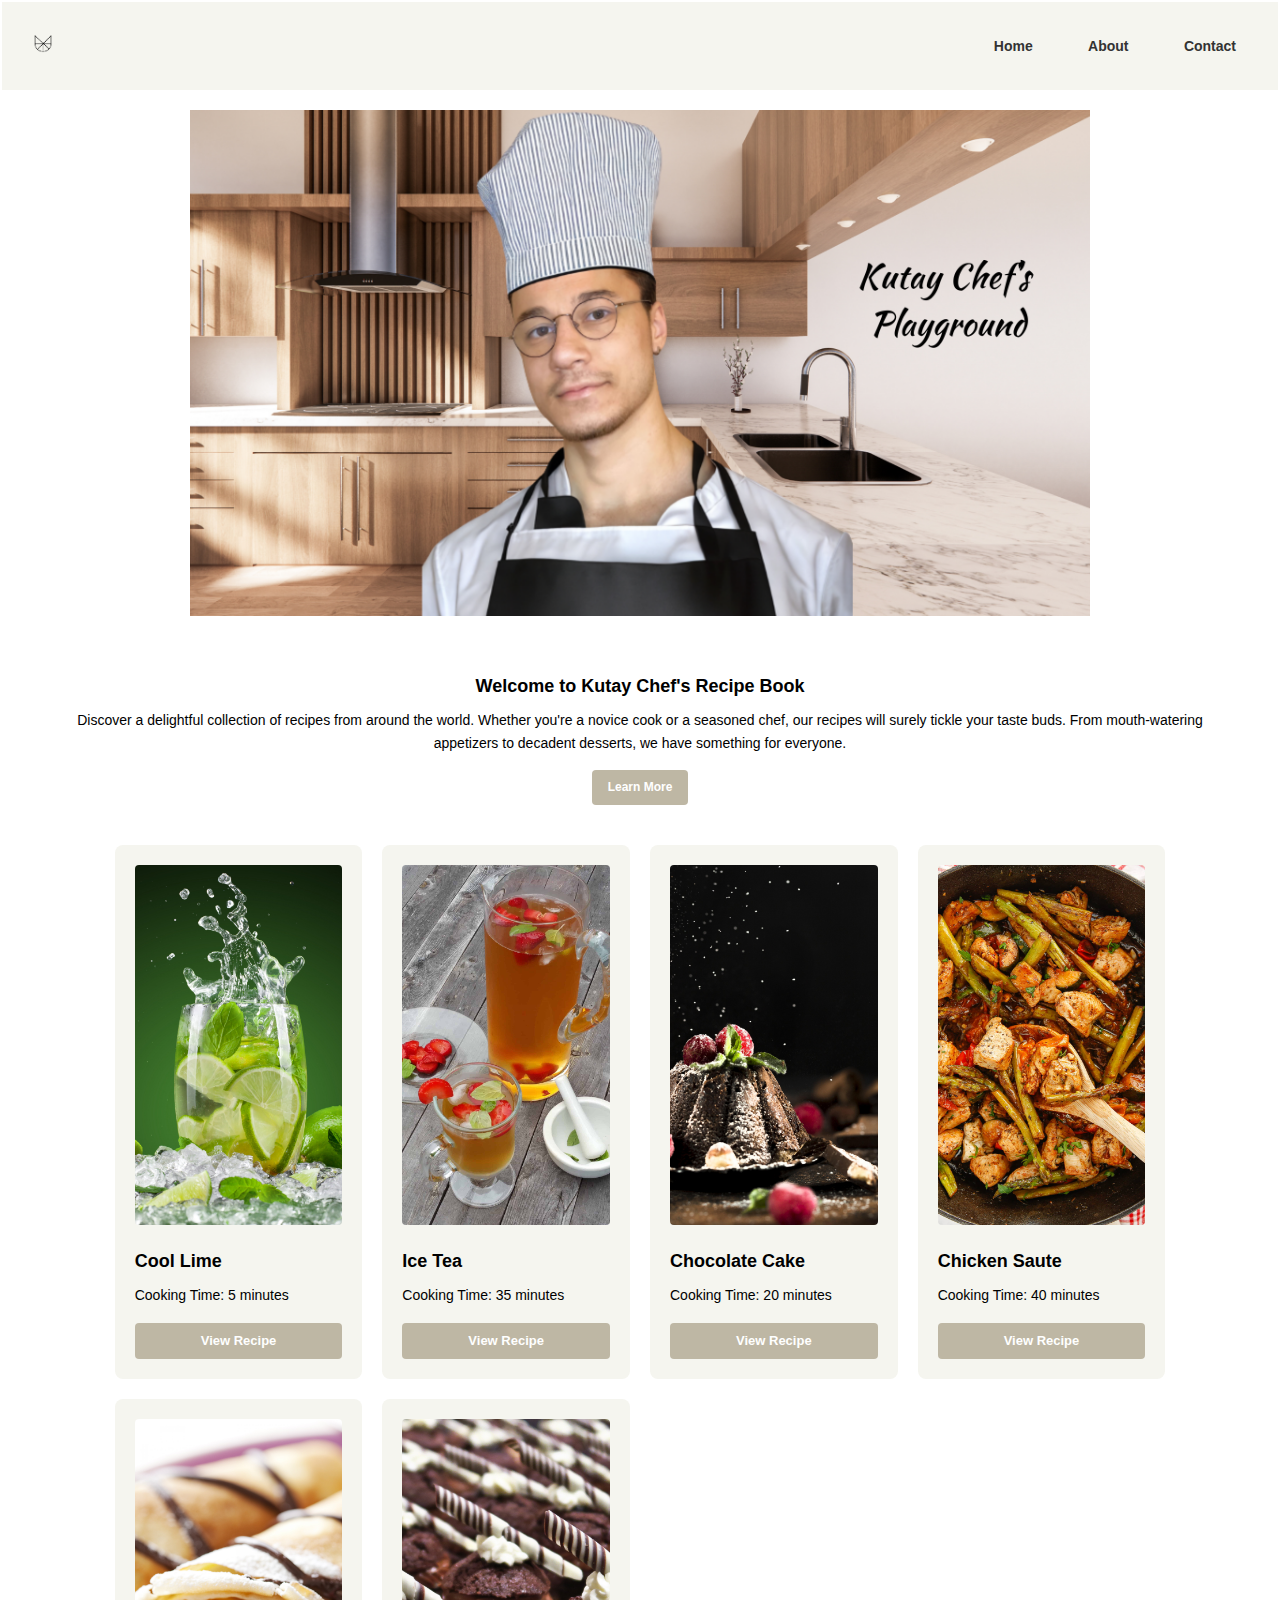
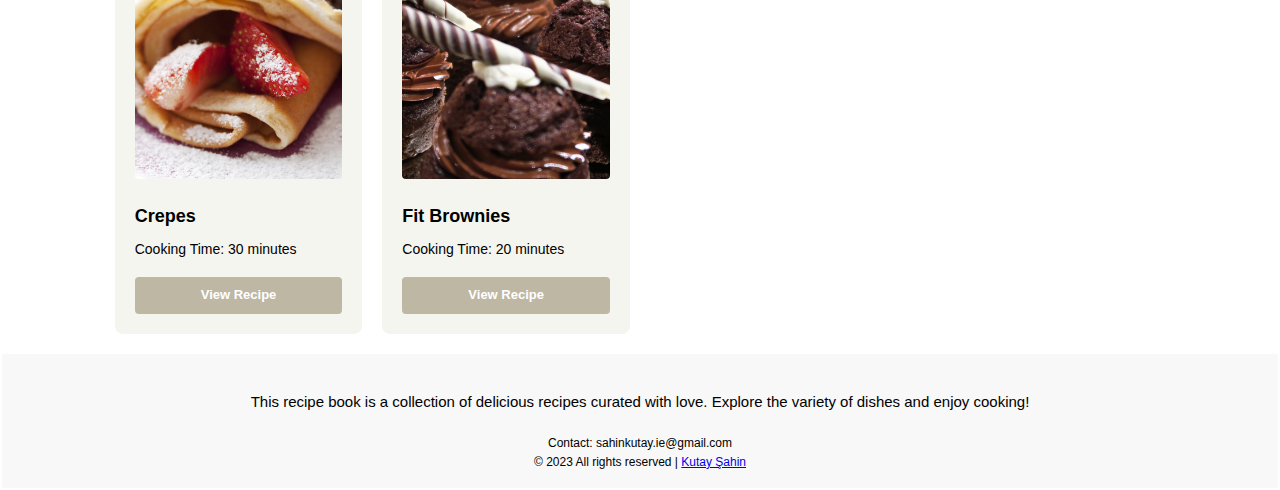
<file: index.html>
<!DOCTYPE html>
<html lang="en">
  <head>
    <meta charset="UTF-8" />
    <meta name="viewport" content="width=device-width, initial-scale=1.0" />
    <title>Home - Kutay Chef's Recipe Book</title>
    <link rel="stylesheet" href="style.css" />
    <link rel="icon" href="images/logo.png" />
  </head>

  <body>
    <header>
      <nav>
        <div class="logo">
          <img src="images/logo.png" alt="Logo" />
        </div>
        <div class="nav-links">
          <a href="#home">Home</a>
          <a href="about.html">About</a>
          <a href="contact.html">Contact</a>
        </div>
      </nav>
    </header>

    <main>
      <div class="welcome-image">
        <img src="images/main-bg.png" alt="Welcome Image" />
      </div>
      <div class="text-section">
        <h2>Welcome to Kutay Chef's Recipe Book</h2>
        <p>
          Discover a delightful collection of recipes from around the world.
          Whether you're a novice cook or a seasoned chef, our recipes will
          surely tickle your taste buds. From mouth-watering appetizers to
          decadent desserts, we have something for everyone.
        </p>
        <a href="about.html" class="learn-more-link">Learn More</a>
      </div>
      <section class="recipe-grid">
        <div class="recipe-card">
          <img src="images/cool-lime.jpg" alt="Cool Lime" />
          <h2>Cool Lime</h2>
          <p>Cooking Time: 5 minutes</p>
          <a href="recipes/recipe1.html" class="view-recipe-btn">View Recipe</a>
        </div>
        <div class="recipe-card">
          <img src="images/ice-tea.jpeg" alt="Iced Tea" />
          <h2>Ice Tea</h2>
          <p>Cooking Time: 35 minutes</p>
          <a href="recipes/recipe2.html" class="view-recipe-btn">View Recipe</a>
        </div>
        <div class="recipe-card">
          <img src="images/choco-cake-food.jpg" alt="Chocolate Cake" />
          <h2>Chocolate Cake</h2>
          <p>Cooking Time: 20 minutes</p>
          <a href="recipes/recipe3.html" class="view-recipe-btn">View Recipe</a>
        </div>
        <div class="recipe-card">
          <img src="images/chicken-saute.jpeg" alt="Chicken Saute" />
          <h2>Chicken Saute</h2>
          <p>Cooking Time: 40 minutes</p>
          <a href="recipes/recipe4.html" class="view-recipe-btn">View Recipe</a>
        </div>
        <div class="recipe-card">
          <img src="images/crepes.jpg" alt="Crepes" />
          <h2>Crepes</h2>
          <p>Cooking Time: 30 minutes</p>
          <a href="recipes/recipe5.html" class="view-recipe-btn">View Recipe</a>
        </div>
        <div class="recipe-card">
          <img src="images/brownies.jpeg" alt="Fit Brownies" />
          <h2>Fit Brownies</h2>
          <p>Cooking Time: 20 minutes</p>
          <a href="recipes/recipe6.html" class="view-recipe-btn">View Recipe</a>
        </div>
      </section>
    </main>

    <footer>
      <div class="about-section">
        <p>
          This recipe book is a collection of delicious recipes curated with
          love. Explore the variety of dishes and enjoy cooking!
        </p>
      </div>
      <div class="contact-info">
        <p>Contact: sahinkutay.ie@gmail.com</p>
      </div>
      <div class="copyright">
        <p>
          © 2023 All rights reserved |
          <a href="https://www.linkedin.com/in/kutaysahin/">Kutay Şahin</a>
        </p>
      </div>
    </footer>
  </body>
</html>
</file>
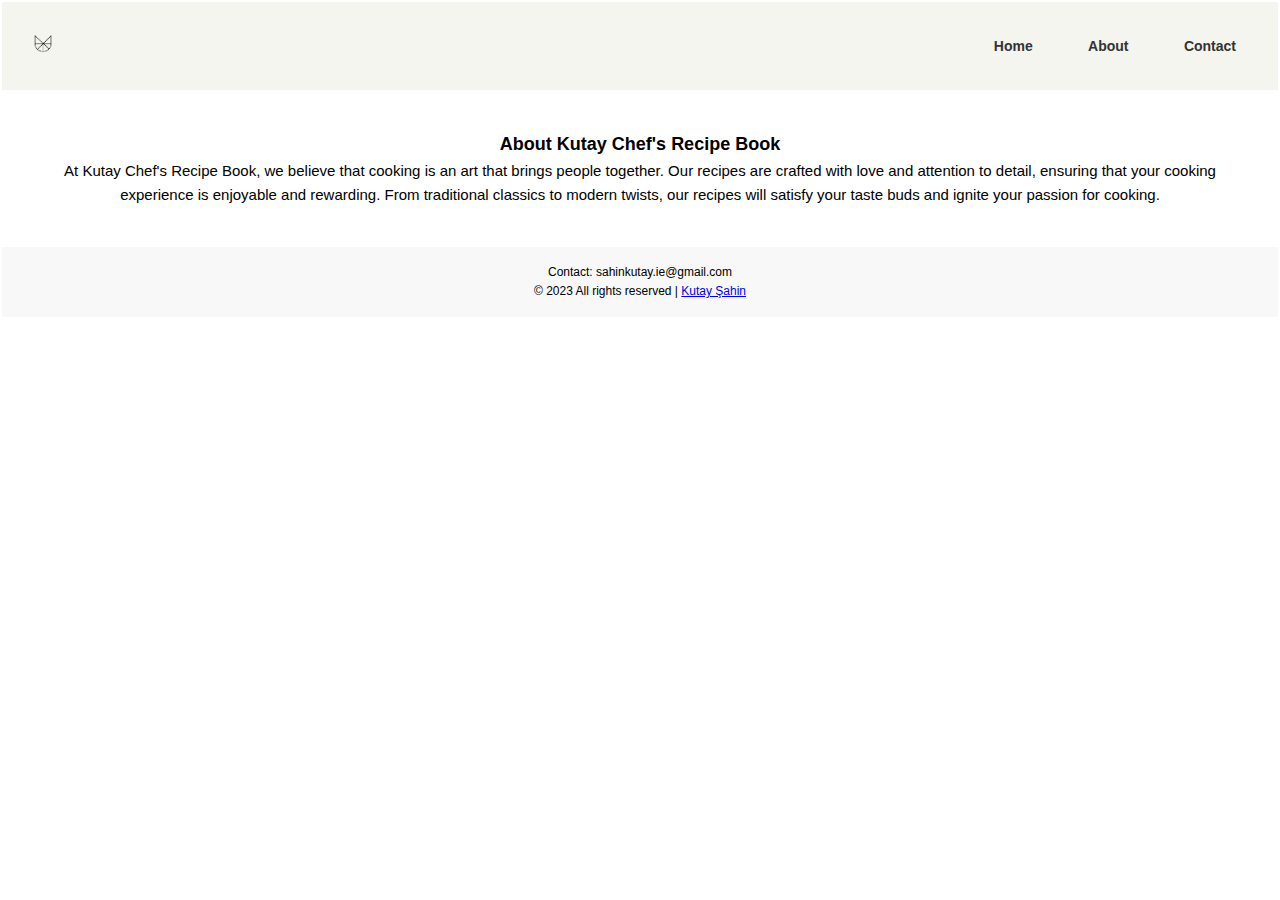
<file: about.html>
<!DOCTYPE html>
<html lang="en">
  <head>
    <meta charset="UTF-8" />
    <meta name="viewport" content="width=device-width, initial-scale=1.0" />
    <link rel="stylesheet" href="style.css" />
    <title>About - Kutay Chef's Recipe Book</title>
    <link rel="icon" href="images/logo.png" />
  </head>
  <body>
    <header>
      <nav>
        <div class="logo">
          <img src="images/logo.png" alt="Logo" />
        </div>
        <div class="nav-links">
          <a href="index.html">Home</a>
          <a href="#about">About</a>
          <a href="contact.html">Contact</a>
        </div>
      </nav>
    </header>

    <main>
      <div class="about-section">
        <h2>About Kutay Chef's Recipe Book</h2>
        <p>
          At Kutay Chef's Recipe Book, we believe that cooking is an art that
          brings people together. Our recipes are crafted with love and
          attention to detail, ensuring that your cooking experience is
          enjoyable and rewarding. From traditional classics to modern twists,
          our recipes will satisfy your taste buds and ignite your passion for
          cooking.
        </p>
      </div>
    </main>

    <footer>
      <div class="contact-info">
        <p>Contact: sahinkutay.ie@gmail.com</p>
      </div>
      <div class="copyright">
        <p>
          © 2023 All rights reserved |
          <a href="https://www.linkedin.com/in/kutaysahin/">Kutay Şahin</a>
        </p>
      </div>
    </footer>
  </body>
</html>
</file>
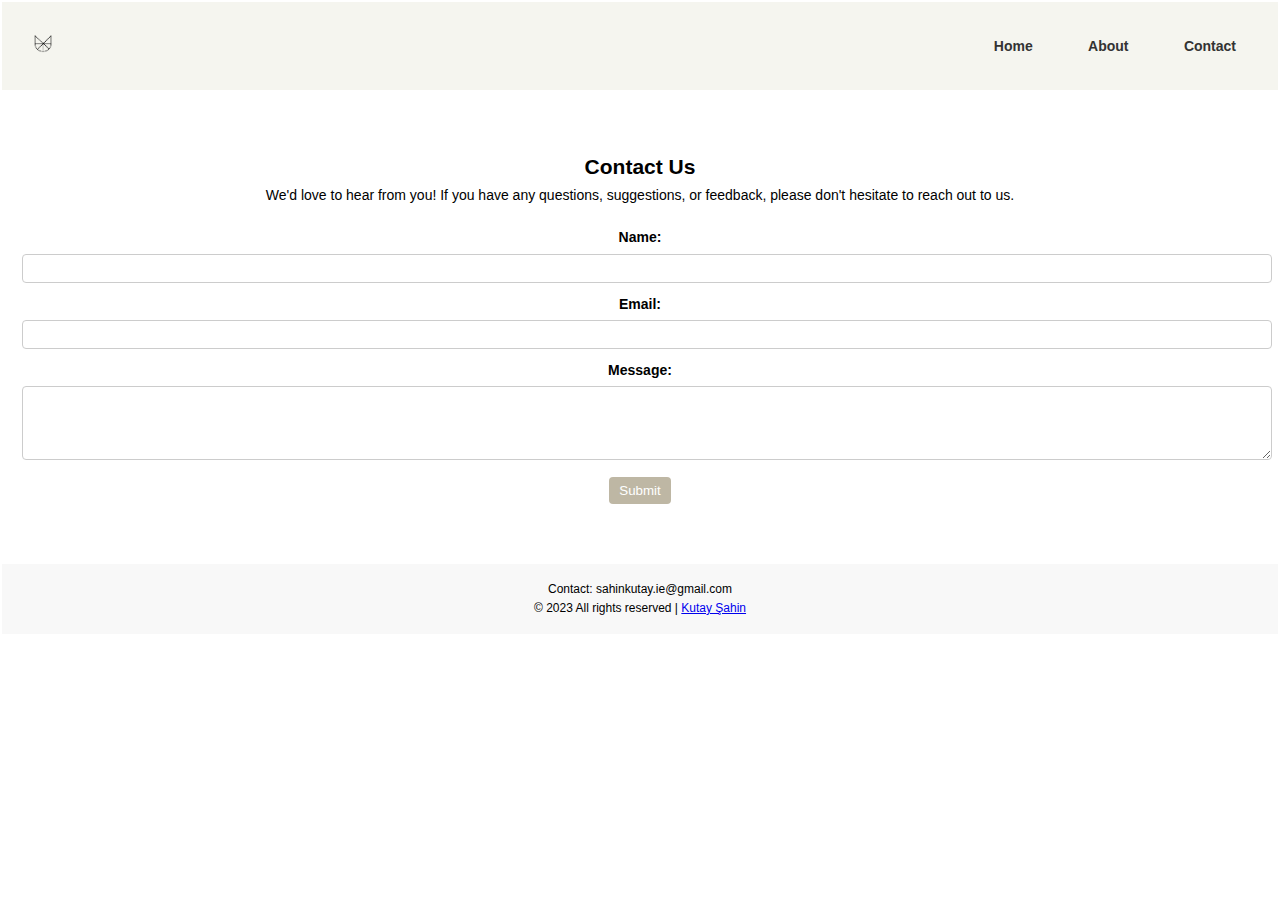
<file: contact.html>
<!DOCTYPE html>
<html lang="en">
  <head>
    <meta charset="UTF-8" />
    <meta name="viewport" content="width=device-width, initial-scale=1.0" />
    <link rel="stylesheet" href="style.css" />
    <title>Contact - Kutay Chef's Recipe Book</title>
    <link rel="icon" href="images/logo.png" />
    <style>
      /* Additional CSS for Contact Page */
      .contact-section {
        text-align: center;
        padding: 4rem 0;
        font-size: 1.4rem;
      }

      .contact-form {
        margin-top: 2rem;
      }

      .contact-form label {
        display: block;
        margin-bottom: 0.5rem;
        font-weight: bold;
      }

      .contact-form input,
      .contact-form textarea {
        width: 100%;
        padding: 0.6rem;
        border: 1px solid #ccc;
        border-radius: 0.4rem;
        margin-bottom: 1rem;
      }

      .contact-form button {
        background-color: #beb7a4;
        color: #fff;
        padding: 0.6rem 1rem;
        border: none;
        border-radius: 0.4rem;
        cursor: pointer;
        transition: background-color 0.3s;
      }

      .contact-form button:hover {
        background-color: #938d7b;
      }
    </style>
  </head>
  <body>
    <header>
      <nav>
        <div class="logo">
          <img src="images/logo.png" alt="Logo" />
        </div>
        <div class="nav-links">
          <a href="index.html">Home</a>
          <a href="about.html">About</a>
          <a href="#contact">Contact</a>
        </div>
      </nav>
    </header>

    <main>
      <div class="contact-section">
        <h2>Contact Us</h2>
        <p>
          We'd love to hear from you! If you have any questions, suggestions, or
          feedback, please don't hesitate to reach out to us.
        </p>
        <div class="contact-form">
          <form action="#" method="post">
            <label for="name">Name:</label>
            <input type="text" id="name" name="name" required />
            <label for="email">Email:</label>
            <input type="email" id="email" name="email" required />
            <label for="message">Message:</label>
            <textarea id="message" name="message" rows="4" required></textarea>
            <button type="submit" class="submit-btn">Submit</button>
          </form>
        </div>
      </div>
    </main>

    <footer>
      <div class="contact-info">
        <p>Contact: sahinkutay.ie@gmail.com</p>
      </div>
      <div class="copyright">
        <p>
          © 2023 All rights reserved |
          <a href="https://www.linkedin.com/in/kutaysahin/">Kutay Şahin</a>
        </p>
      </div>
    </footer>
  </body>
</html>
</file>
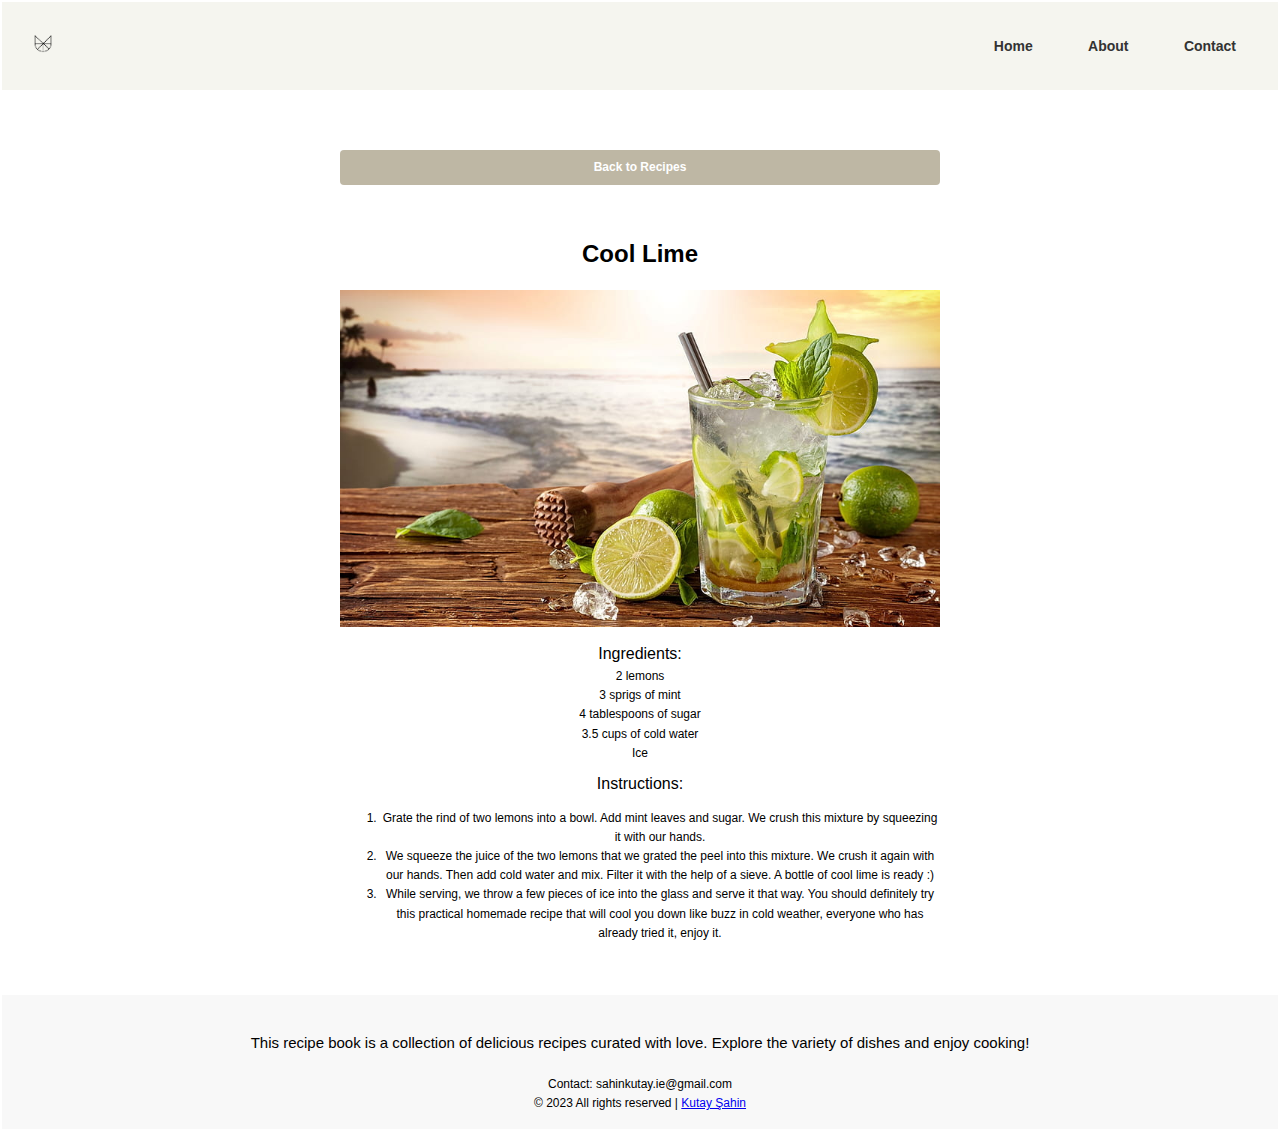
<file: recipes/recipe1.html>
<!DOCTYPE html>
<html lang="en">
  <head>
    <meta charset="UTF-8" />
    <meta name="viewport" content="width=device-width, initial-scale=1.0" />
    <link rel="stylesheet" href="../style.css" />
    <title>Cool Lime - Kutay Chef's Recipe Book</title>
    <link rel="icon" href="images/logo.png" />
  </head>
  <body>
    <header>
      <nav>
        <div class="logo">
          <img src="../images/logo.png" alt="Logo" />
        </div>
        <div class="nav-links">
          <a href="../index.html">Home</a>
          <a href="../about.html">About</a>
          <a href="../contact.html">Contact</a>
        </div>
      </nav>
    </header>

    <main>
      <div class="recipe-page">
        <a href="../index.html" class="back-btn">Back to Recipes</a>
        <h2>Cool Lime</h2>
        <img src="../images/cool-lime-bg.jpeg" alt="Recipe 1 Image" />
        <p>Ingredients:</p>
        <ul class="ing-list">
          <li>2 lemons</li>
          <li>3 sprigs of mint</li>
          <li>4 tablespoons of sugar</li>
          <li>3.5 cups of cold water</li>
          <li>Ice</li>
        </ul>
        <p>Instructions:</p>
        <ol>
          <li>
            Grate the rind of two lemons into a bowl. Add mint leaves and sugar.
            We crush this mixture by squeezing it with our hands.
          </li>
          <li>
            We squeeze the juice of the two lemons that we grated the peel into
            this mixture. We crush it again with our hands. Then add cold water
            and mix. Filter it with the help of a sieve. A bottle of cool lime
            is ready :)
          </li>
          <li>
            While serving, we throw a few pieces of ice into the glass and serve
            it that way. You should definitely try this practical homemade
            recipe that will cool you down like buzz in cold weather, everyone
            who has already tried it, enjoy it.
          </li>
        </ol>
      </div>
    </main>

    <footer>
      <div class="about-section">
        <p>
          This recipe book is a collection of delicious recipes curated with
          love. Explore the variety of dishes and enjoy cooking!
        </p>
      </div>
      <div class="contact-info">
        <p>Contact: sahinkutay.ie@gmail.com</p>
      </div>
      <div class="copyright">
        <p>
          © 2023 All rights reserved |
          <a href="https://www.linkedin.com/in/kutaysahin/">Kutay Şahin</a>
        </p>
      </div>
    </footer>
  </body>
</html>
</file>
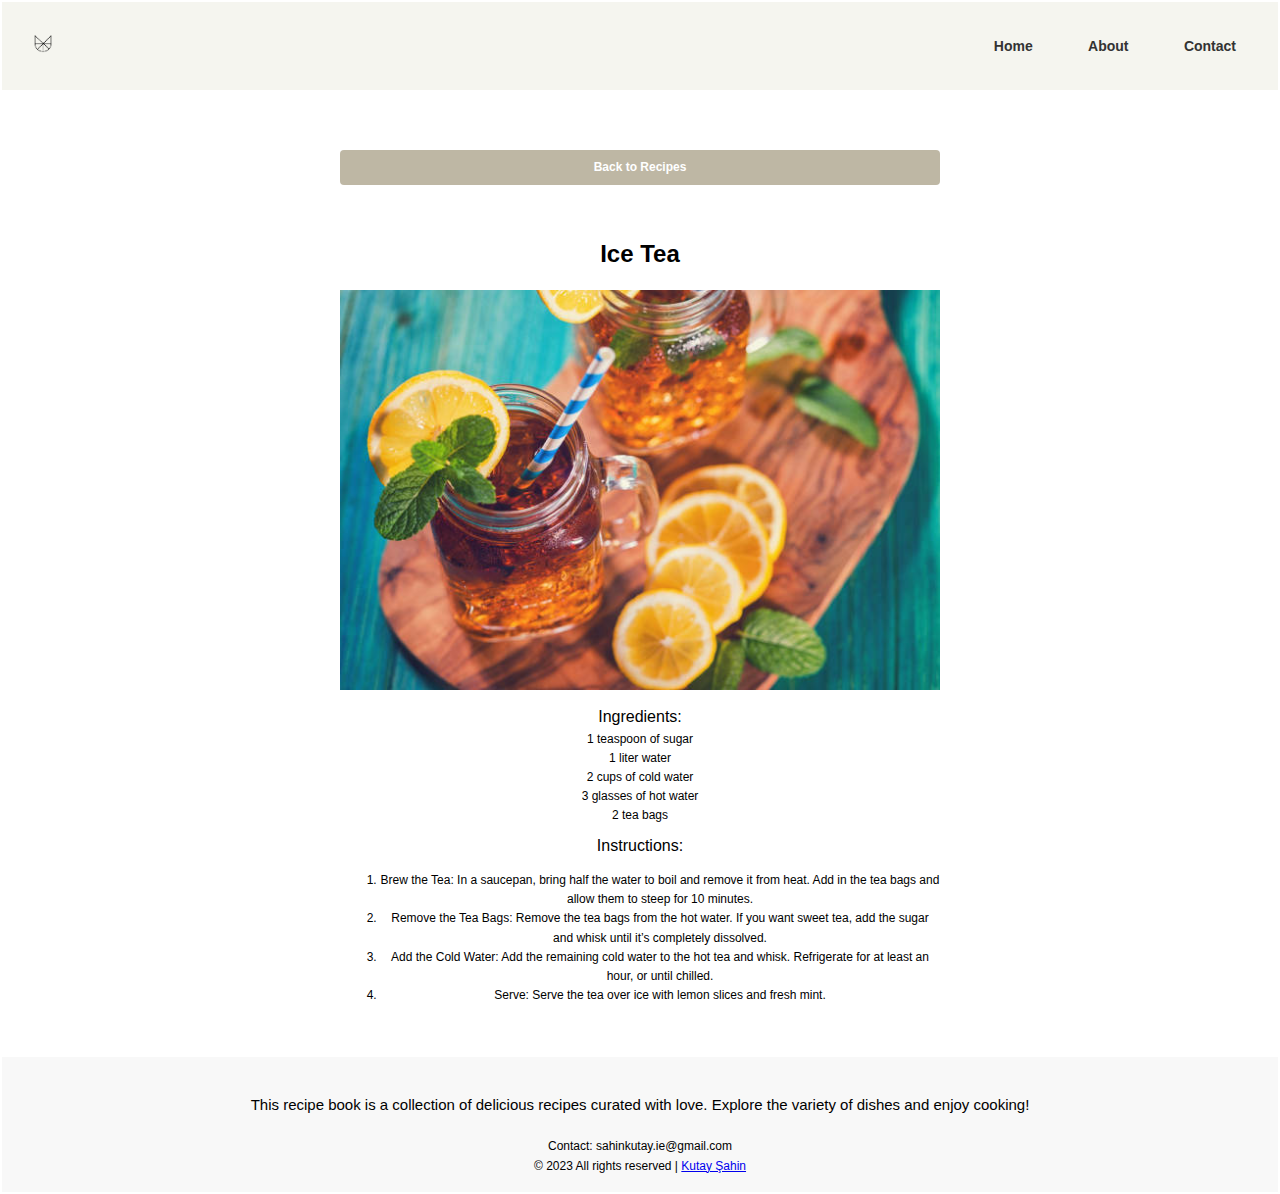
<file: recipes/recipe2.html>
<!DOCTYPE html>
<html lang="en">
  <head>
    <meta charset="UTF-8" />
    <meta name="viewport" content="width=device-width, initial-scale=1.0" />
    <link rel="stylesheet" href="../style.css" />
    <title>Ice Tea - Kutay Chef's Recipe Book</title>
    <link rel="icon" href="images/logo.png" />
  </head>
  <body>
    <header>
      <nav>
        <div class="logo">
          <img src="../images/logo.png" alt="Logo" />
        </div>
        <div class="nav-links">
          <a href="../index.html">Home</a>
          <a href="../about.html">About</a>
          <a href="../contact.html">Contact</a>
        </div>
      </nav>
    </header>

    <main>
      <div class="recipe-page">
        <a href="../index.html" class="back-btn">Back to Recipes</a>
        <h2>Ice Tea</h2>
        <img src="../images/ice-tea-bg.jpeg" alt="Recipe 2 Image" />
        <p>Ingredients:</p>
        <ul class="ing-list">
          <li>1 teaspoon of sugar</li>
          <li>1 liter water</li>
          <li>2 cups of cold water</li>
          <li>3 glasses of hot water</li>
          <li>2 tea bags</li>
        </ul>
        <p>Instructions:</p>
        <ol>
          <li>
            Brew the Tea: In a saucepan, bring half the water to boil and remove
            it from heat. Add in the tea bags and allow them to steep for 10
            minutes.
          </li>
          <li>
            Remove the Tea Bags: Remove the tea bags from the hot water. If you
            want sweet tea, add the sugar and whisk until it’s completely
            dissolved.
          </li>
          <li>
            Add the Cold Water: Add the remaining cold water to the hot tea and
            whisk. Refrigerate for at least an hour, or until chilled.
          </li>
          <li>
            Serve: Serve the tea over ice with lemon slices and fresh mint.
          </li>
        </ol>
      </div>
    </main>

    <footer>
      <div class="about-section">
        <p>
          This recipe book is a collection of delicious recipes curated with
          love. Explore the variety of dishes and enjoy cooking!
        </p>
      </div>
      <div class="contact-info">
        <p>Contact: sahinkutay.ie@gmail.com</p>
      </div>
      <div class="copyright">
        <p>
          © 2023 All rights reserved |
          <a href="https://www.linkedin.com/in/kutaysahin/">Kutay Şahin</a>
        </p>
      </div>
    </footer>
  </body>
</html>
</file>
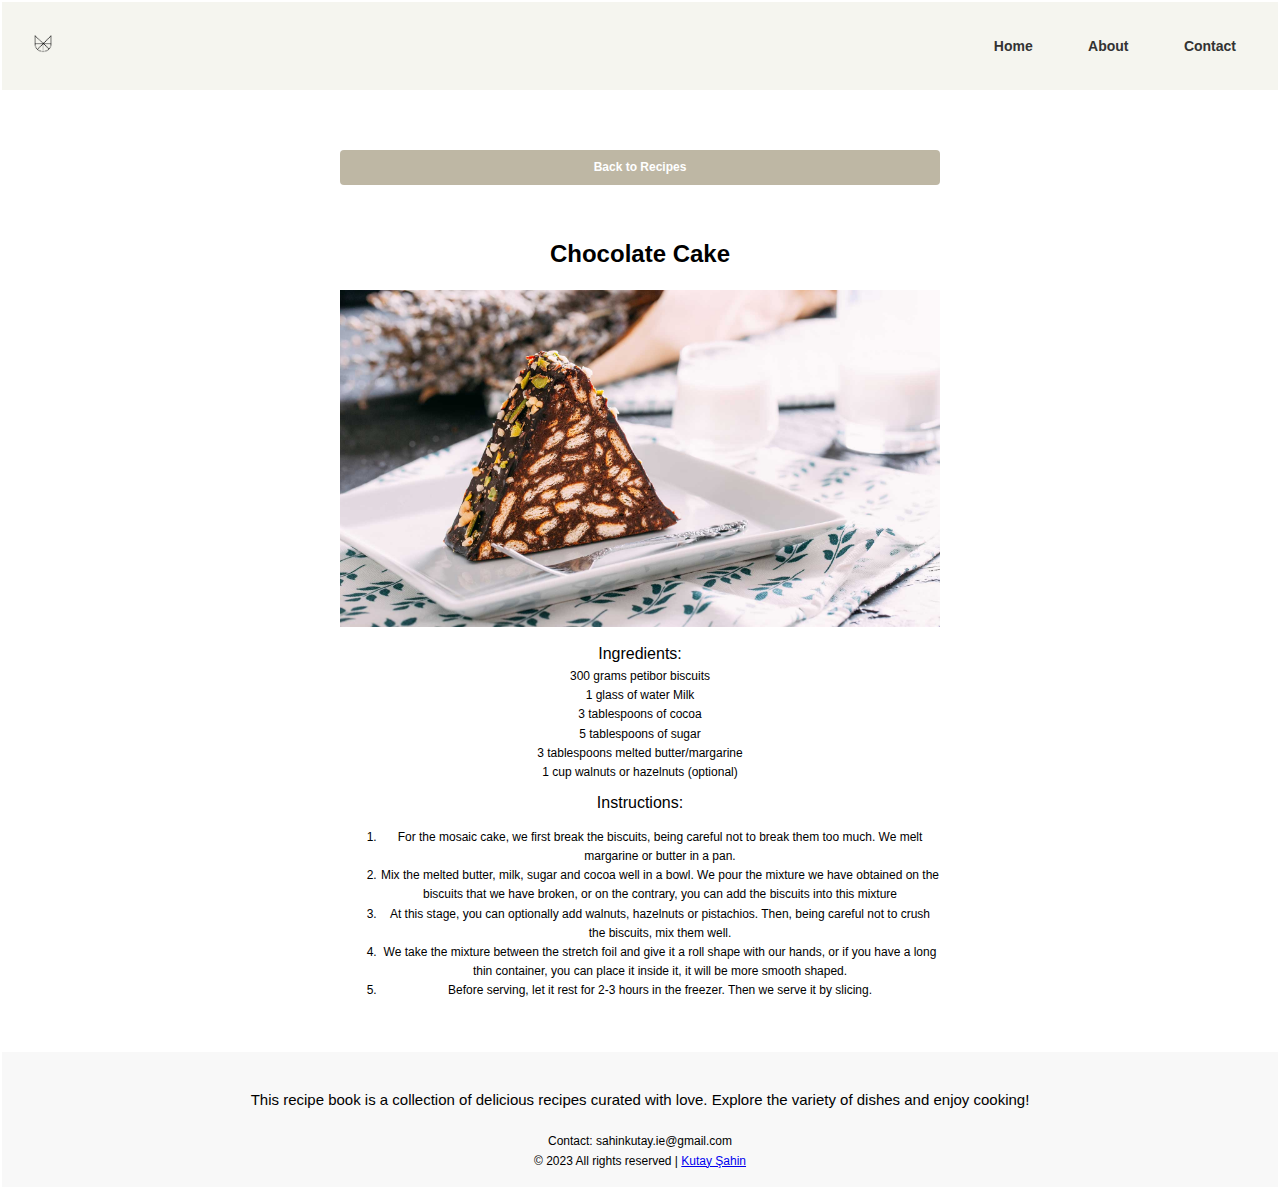
<file: recipes/recipe3.html>
<!DOCTYPE html>
<html lang="en">
  <head>
    <meta charset="UTF-8" />
    <meta name="viewport" content="width=device-width, initial-scale=1.0" />
    <link rel="stylesheet" href="../style.css" />
    <title>Chocolate Cake - Kutay Chef's Recipe Book</title>
    <link rel="icon" href="images/logo.png" />
  </head>
  <body>
    <header>
      <nav>
        <div class="logo">
          <img src="../images/logo.png" alt="Logo" />
        </div>
        <div class="nav-links">
          <a href="../index.html">Home</a>
          <a href="../about.html">About</a>
          <a href="../contact.html">Contact</a>
        </div>
      </nav>
    </header>

    <main>
      <div class="recipe-page">
        <a href="../index.html" class="back-btn">Back to Recipes</a>
        <h2>Chocolate Cake</h2>
        <img src="../images/choc-cake-bg.jpeg" alt="Recipe 1 Image" />
        <p>Ingredients:</p>
        <ul class="ing-list">
          <li>300 grams petibor biscuits</li>
          <li>1 glass of water Milk</li>
          <li>3 tablespoons of cocoa</li>
          <li>5 tablespoons of sugar</li>
          <li>3 tablespoons melted butter/margarine</li>
          <li>1 cup walnuts or hazelnuts (optional)</li>
        </ul>
        <p>Instructions:</p>
        <ol>
          <li>
            For the mosaic cake, we first break the biscuits, being careful not
            to break them too much. We melt margarine or butter in a pan.
          </li>
          <li>
            Mix the melted butter, milk, sugar and cocoa well in a bowl. We pour
            the mixture we have obtained on the biscuits that we have broken, or
            on the contrary, you can add the biscuits into this mixture
          </li>
          <li>
            At this stage, you can optionally add walnuts, hazelnuts or
            pistachios. Then, being careful not to crush the biscuits, mix them
            well.
          </li>
          <li>
            We take the mixture between the stretch foil and give it a roll
            shape with our hands, or if you have a long thin container, you can
            place it inside it, it will be more smooth shaped.
          </li>
          <li>
            Before serving, let it rest for 2-3 hours in the freezer. Then we
            serve it by slicing.
          </li>
        </ol>
      </div>
    </main>

    <footer>
      <div class="about-section">
        <p>
          This recipe book is a collection of delicious recipes curated with
          love. Explore the variety of dishes and enjoy cooking!
        </p>
      </div>
      <div class="contact-info">
        <p>Contact: sahinkutay.ie@gmail.com</p>
      </div>
      <div class="copyright">
        <p>
          © 2023 All rights reserved |
          <a href="https://www.linkedin.com/in/kutaysahin/">Kutay Şahin</a>
        </p>
      </div>
    </footer>
  </body>
</html>
</file>
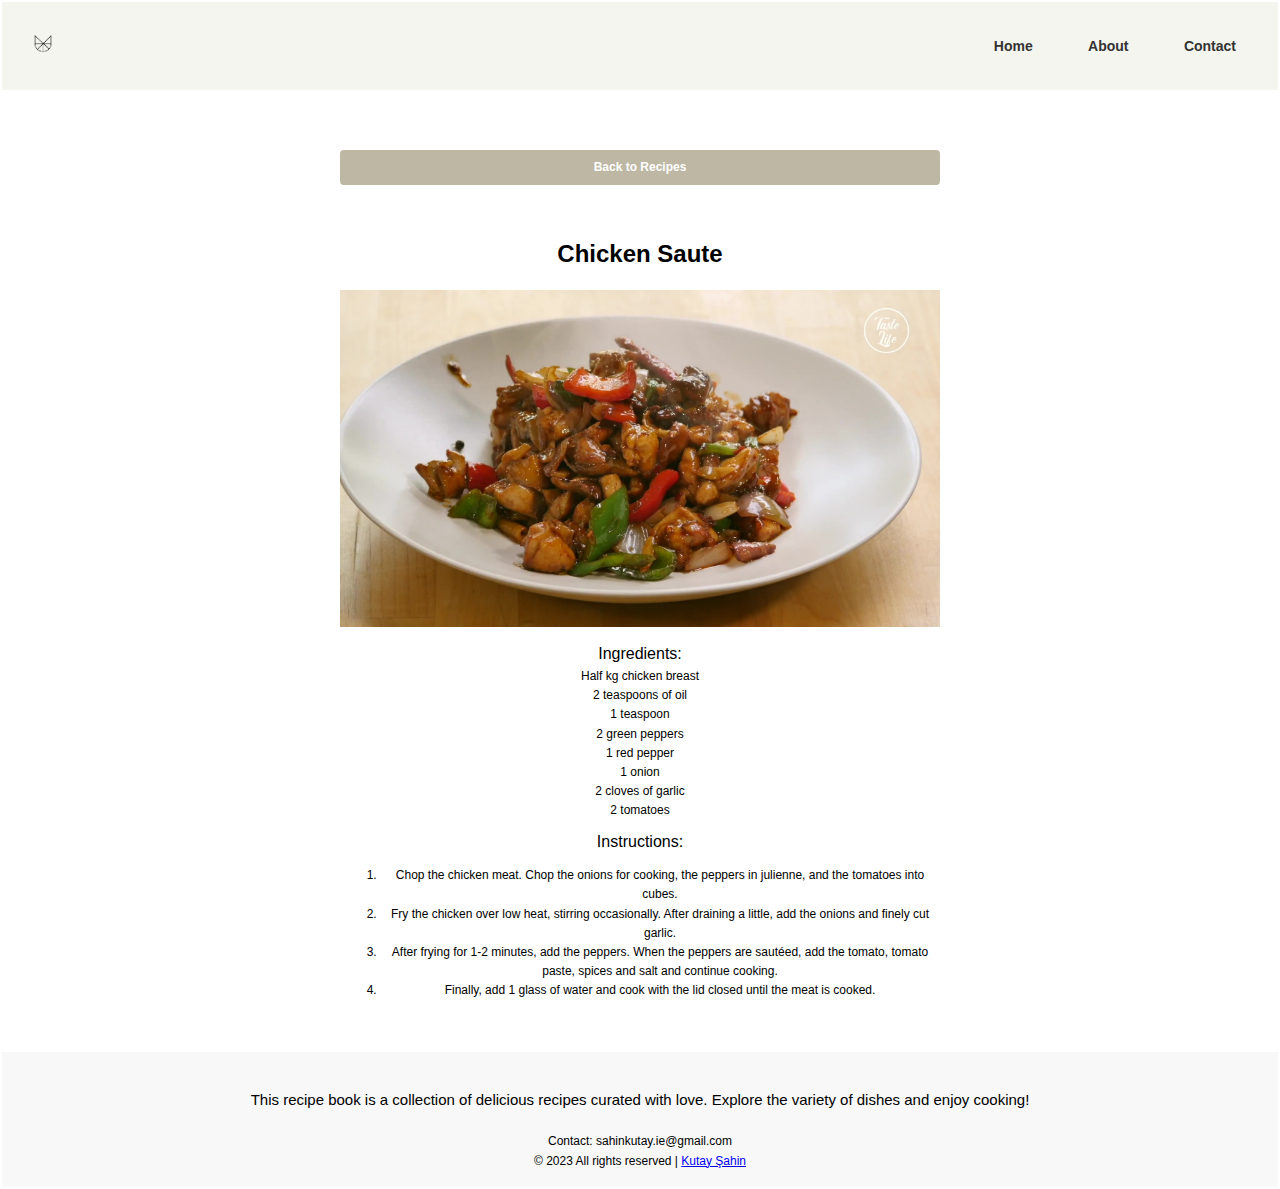
<file: recipes/recipe4.html>
<!DOCTYPE html>
<html lang="en">
  <head>
    <meta charset="UTF-8" />
    <meta name="viewport" content="width=device-width, initial-scale=1.0" />
    <link rel="stylesheet" href="../style.css" />
    <title>Chicken Saute - Kutay Chef's Recipe Book</title>
    <link rel="icon" href="images/logo.png" />
  </head>
  <body>
    <header>
      <nav>
        <div class="logo">
          <img src="../images/logo.png" alt="Logo" />
        </div>
        <div class="nav-links">
          <a href="../index.html">Home</a>
          <a href="../about.html">About</a>
          <a href="../contact.html">Contact</a>
        </div>
      </nav>
    </header>

    <main>
      <div class="recipe-page">
        <a href="../index.html" class="back-btn">Back to Recipes</a>
        <h2>Chicken Saute</h2>
        <img src="../images/chicken-saute-bg.jpeg" alt="Recipe 2 Image" />
        <p>Ingredients:</p>
        <ul class="ing-list">
          <li>Half kg chicken breast</li>
          <li>2 teaspoons of oil</li>
          <li>1 teaspoon</li>
          <li>2 green peppers</li>
          <li>1 red pepper</li>
          <li>1 onion</li>
          <li>2 cloves of garlic</li>
          <li>2 tomatoes</li>
        </ul>
        <p>Instructions:</p>
        <ol>
          <li>
            Chop the chicken meat. Chop the onions for cooking, the peppers in
            julienne, and the tomatoes into cubes.
          </li>
          <li>
            Fry the chicken over low heat, stirring occasionally. After draining
            a little, add the onions and finely cut garlic.
          </li>
          <li>
            After frying for 1-2 minutes, add the peppers. When the peppers are
            sautéed, add the tomato, tomato paste, spices and salt and continue
            cooking.
          </li>
          <li>
            Finally, add 1 glass of water and cook with the lid closed until the
            meat is cooked.
          </li>
        </ol>
      </div>
    </main>

    <footer>
      <div class="about-section">
        <p>
          This recipe book is a collection of delicious recipes curated with
          love. Explore the variety of dishes and enjoy cooking!
        </p>
      </div>
      <div class="contact-info">
        <p>Contact: sahinkutay.ie@gmail.com</p>
      </div>
      <div class="copyright">
        <p>
          © 2023 All rights reserved |
          <a href="https://www.linkedin.com/in/kutaysahin/">Kutay Şahin</a>
        </p>
      </div>
    </footer>
  </body>
</html>
</file>
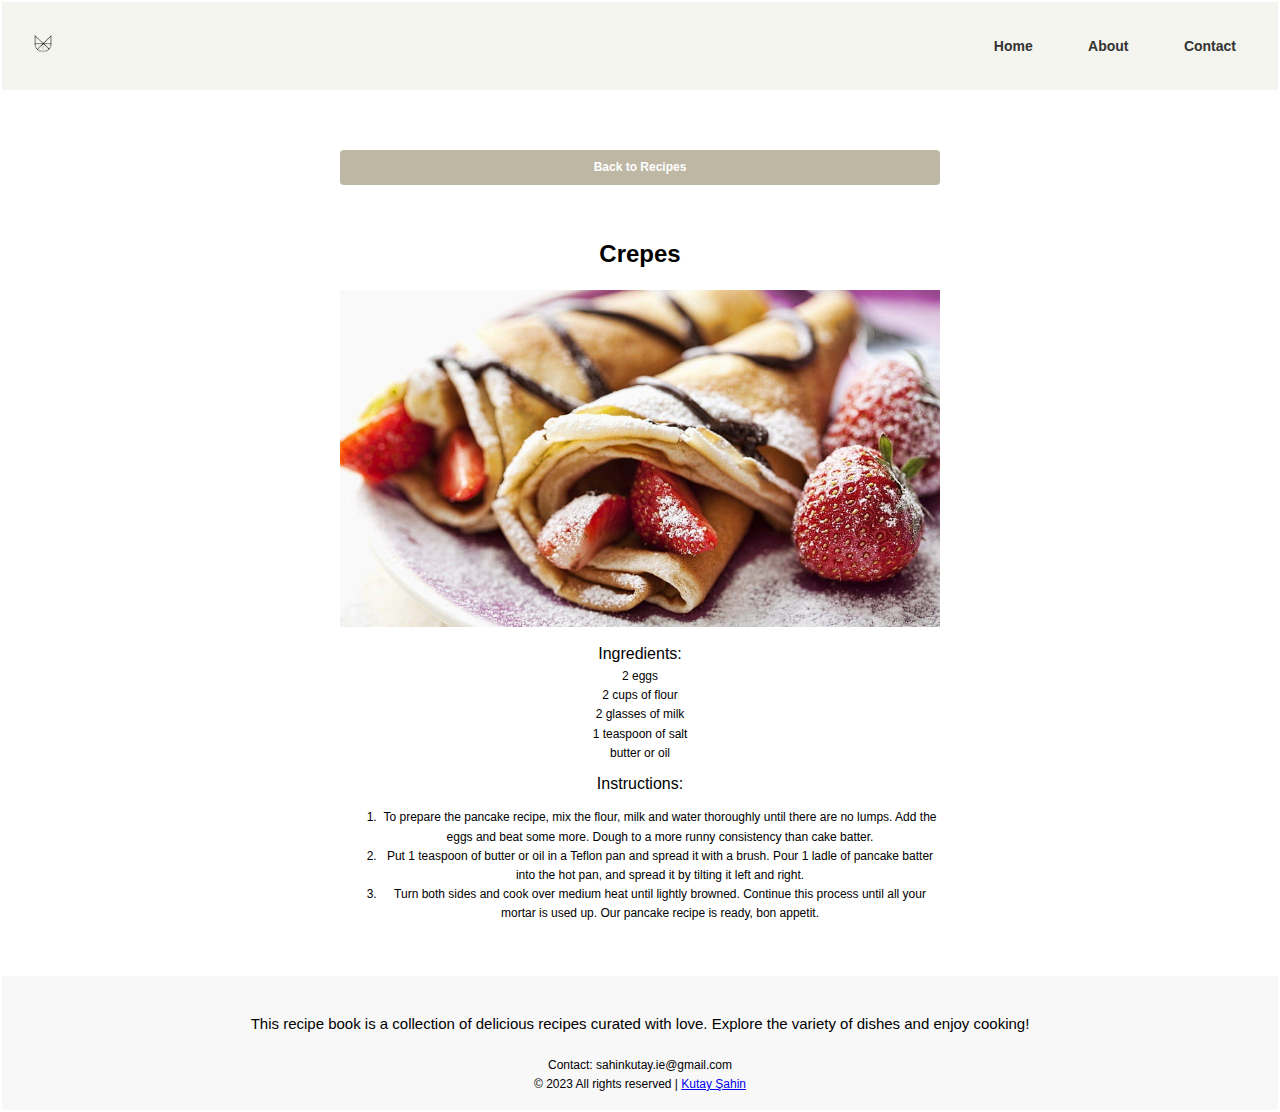
<file: recipes/recipe5.html>
<!DOCTYPE html>
<html lang="en">
  <head>
    <meta charset="UTF-8" />
    <meta name="viewport" content="width=device-width, initial-scale=1.0" />
    <link rel="stylesheet" href="../style.css" />
    <title>Crepes - Kutay Chef's Recipe Book</title>
    <link rel="icon" href="images/logo.png" />
  </head>
  <body>
    <header>
      <nav>
        <div class="logo">
          <img src="../images/logo.png" alt="Logo" />
        </div>
        <div class="nav-links">
          <a href="../index.html">Home</a>
          <a href="../about.html">About</a>
          <a href="../contact.html">Contact</a>
        </div>
      </nav>
    </header>

    <main>
      <div class="recipe-page">
        <a href="../index.html" class="back-btn">Back to Recipes</a>
        <h2>Crepes</h2>
        <img src="../images/crepes-bg.jpeg" alt="Recipe 1 Image" />
        <p>Ingredients:</p>
        <ul class="ing-list">
          <li>2 eggs</li>
          <li>2 cups of flour</li>
          <li>2 glasses of milk</li>
          <li>1 teaspoon of salt</li>
          <li>butter or oil</li>
        </ul>
        <p>Instructions:</p>
        <ol>
          <li>
            To prepare the pancake recipe, mix the flour, milk and water
            thoroughly until there are no lumps. Add the eggs and beat some
            more. Dough to a more runny consistency than cake batter.
          </li>
          <li>
            Put 1 teaspoon of butter or oil in a Teflon pan and spread it with a
            brush. Pour 1 ladle of pancake batter into the hot pan, and spread
            it by tilting it left and right.
          </li>
          <li>
            Turn both sides and cook over medium heat until lightly browned.
            Continue this process until all your mortar is used up. Our pancake
            recipe is ready, bon appetit.
          </li>
        </ol>
      </div>
    </main>

    <footer>
      <div class="about-section">
        <p>
          This recipe book is a collection of delicious recipes curated with
          love. Explore the variety of dishes and enjoy cooking!
        </p>
      </div>
      <div class="contact-info">
        <p>Contact: sahinkutay.ie@gmail.com</p>
      </div>
      <div class="copyright">
        <p>
          © 2023 All rights reserved |
          <a href="https://www.linkedin.com/in/kutaysahin/">Kutay Şahin</a>
        </p>
      </div>
    </footer>
  </body>
</html>
</file>
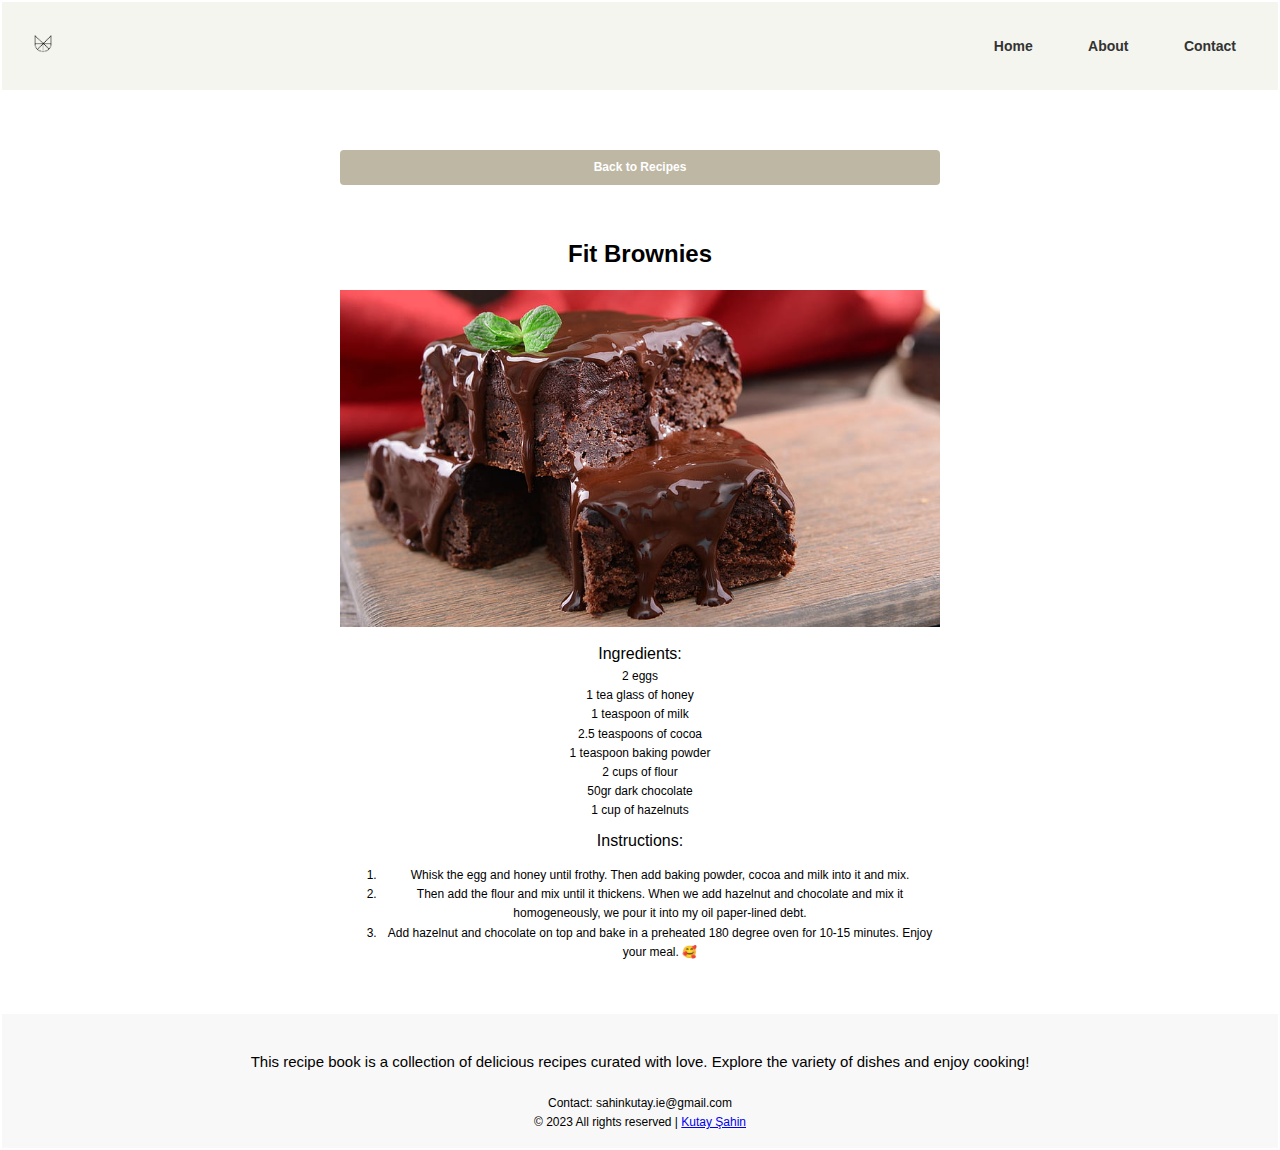
<file: recipes/recipe6.html>
<!DOCTYPE html>
<html lang="en">
  <head>
    <meta charset="UTF-8" />
    <meta name="viewport" content="width=device-width, initial-scale=1.0" />
    <link rel="stylesheet" href="../style.css" />
    <title>Fit Brownies - Kutay Chef's Recipe Book</title>
    <link rel="icon" href="images/logo.png" />
  </head>
  <body>
    <header>
      <nav>
        <div class="logo">
          <img src="../images/logo.png" alt="Logo" />
        </div>
        <div class="nav-links">
          <a href="../index.html">Home</a>
          <a href="../about.html">About</a>
          <a href="../contact.html">Contact</a>
        </div>
      </nav>
    </header>

    <main>
      <div class="recipe-page">
        <a href="../index.html" class="back-btn">Back to Recipes</a>
        <h2>Fit Brownies</h2>
        <img src="../images/brownies-bg.jpeg" alt="Recipe 2 Image" />
        <p>Ingredients:</p>
        <ul class="ing-list">
          <li>2 eggs</li>
          <li>1 tea glass of honey</li>
          <li>1 teaspoon of milk</li>
          <li>2.5 teaspoons of cocoa</li>
          <li>1 teaspoon baking powder</li>
          <li>2 cups of flour</li>
          <li>50gr dark chocolate</li>
          <li>1 cup of hazelnuts</li>
        </ul>
        <p>Instructions:</p>
        <ol>
          <li>
            Whisk the egg and honey until frothy. Then add baking powder, cocoa
            and milk into it and mix.
          </li>
          <li>
            Then add the flour and mix until it thickens. When we add hazelnut
            and chocolate and mix it homogeneously, we pour it into my oil
            paper-lined debt.
          </li>
          <li>
            Add hazelnut and chocolate on top and bake in a preheated 180 degree
            oven for 10-15 minutes. Enjoy your meal. 🥰
          </li>
        </ol>
      </div>
    </main>

    <footer>
      <div class="about-section">
        <p>
          This recipe book is a collection of delicious recipes curated with
          love. Explore the variety of dishes and enjoy cooking!
        </p>
      </div>
      <div class="contact-info">
        <p>Contact: sahinkutay.ie@gmail.com</p>
      </div>
      <div class="copyright">
        <p>
          © 2023 All rights reserved |
          <a href="https://www.linkedin.com/in/kutaysahin/">Kutay Şahin</a>
        </p>
      </div>
    </footer>
  </body>
</html>
</file>
<file: style.css>
/* Adjust 1 rem to 10px */
html {
  font-size: 62.5%; /* 1rem = 10px */
}

/* Reset some default styles */
body,
h1,
h2,
h3,
h4,
p,
ul,
li {
  margin: 0;
  padding: 0;
}

body {
  font-family: Arial, sans-serif;
  line-height: 1.6;
  margin: 0.2rem;
  font-size: 1.2rem;
}

header {
  background-color: rgb(245, 245, 239);
  padding: 1.6rem;
}

nav {
  display: flex;
  align-items: center;
  justify-content: space-between;
}

.logo img {
  height: 5rem;
}

.logo img:hover {
  cursor: pointer;
}

nav a {
  display: inline-block;
  margin: 0 1.6rem;
  text-decoration: none;
  color: #333;
  font-weight: bold;
  font-size: 1.4rem;
  padding: 0.5rem 1rem;
  border-radius: 0.8rem;
  transition: all 0.5s;
}

nav a:hover {
  background-color: #a69f8c;
  color: #fdfcfc;
}

main {
  padding: 2rem;
}

.welcome-image,
.recipe-page img {
  position: relative;
  max-width: 100vh;
  overflow: hidden;
  margin: 0 auto;
}

.welcome-image img {
  width: 100%;
  height: auto;
  display: block;
}

.recipe-grid {
  display: grid;
  grid-template-columns: repeat(auto-fit, minmax(20rem, 1fr));
  gap: 2rem;
  max-width: 85%;
  margin: 0 auto;
  align-items: stretch;
  transition: all 0.5s;
}

.recipe-card {
  background-color: rgb(245, 245, 239);
  border-radius: 0.8rem;
  padding: 2rem;
}

.recipe-card img {
  width: 100%;
  border-radius: 0.4rem;
  max-height: 40vh;
  background-image: cover;
}

.recipe-card h2 {
  margin-top: 1.6rem;
  font-size: 1.8rem;
}

.recipe-card p {
  margin-top: 0.8rem;
  font-size: 1.4rem;
}

.view-recipe-btn {
  display: block;
  margin-top: 1.6rem;
  padding: 0.8rem 1.6rem;
  background-color: #beb7a4;
  color: #fff;
  text-align: center;
  border-radius: 0.4rem;
  text-decoration: none;
  font-weight: bold;
  font-size: 1.3rem;
  transition: all 0.3s;
}

.view-recipe-btn:hover {
  background-color: #938d7b;
}

.promo-banner,
.text-section {
  background-repeat: no-repeat;
  background-size: auto;
  border-radius: 0.8rem;
  padding: 2rem;
  display: flex;
  flex-direction: column;
  align-items: center;
  text-align: center;
  margin: 2rem;
}

.promo-banner img,
.text-section img {
  width: 100%;
  border-radius: 0.4rem;
  max-height: 70vh;
}

.promo-banner h2,
.text-section h2 {
  margin-top: 1.6rem;
  font-size: 1.8rem;
}

.promo-banner p,
.text-section p {
  margin-top: 0.8rem;
  font-size: 1.4rem;
}

.promo-link,
.learn-more-link {
  display: inline-block;
  margin-top: 1.6rem;
  padding: 0.8rem 1.6rem;
  background-color: #beb7a4;
  color: #fff;
  text-align: center;
  border-radius: 0.4rem;
  text-decoration: none;
  font-weight: bold;
  transition: all 0.3s;
}

.promo-link:hover,
.learn-more-link:hover {
  background-color: #938d7b;
}

.recipe-page {
  max-width: 60rem;
  margin: 0 auto;
  padding: 2rem;
  text-align: center;
}

.recipe-page img {
  max-width: 100%;
  height: auto;
}

.recipe-page h2 {
  font-size: 2.4rem;
  margin-bottom: 1.6rem;
}

.recipe-page p {
  margin-top: 0.8rem;
  font-size: 1.6rem;
}

.ing-list {
  list-style: none;
}

.back-btn {
  display: block;
  margin-top: 2rem;
  padding: 0.8rem 1.6rem;
  background-color: #beb7a4;
  color: #fff;
  text-align: center;
  border-radius: 0.4rem;
  text-decoration: none;
  font-weight: bold;
  margin-bottom: 5rem;
}

.back-btn:hover {
  background-color: #938d7b;
}

footer {
  background-color: #f8f8f8;
  padding: 1.6rem;
  text-align: center;
}

.about-section {
  padding: 2rem;
  text-align: center;
}

.about-section p {
  font-size: 1.5rem;
}

/* Mobile View Media Query */
@media (max-width: 768px) {
  nav {
    flex-direction: column;
    text-align: center;
  }

  .logo {
    margin-bottom: 1.6rem;
  }

  nav a {
    display: block;
    margin: 0.8rem 0;
  }
}
</file>
